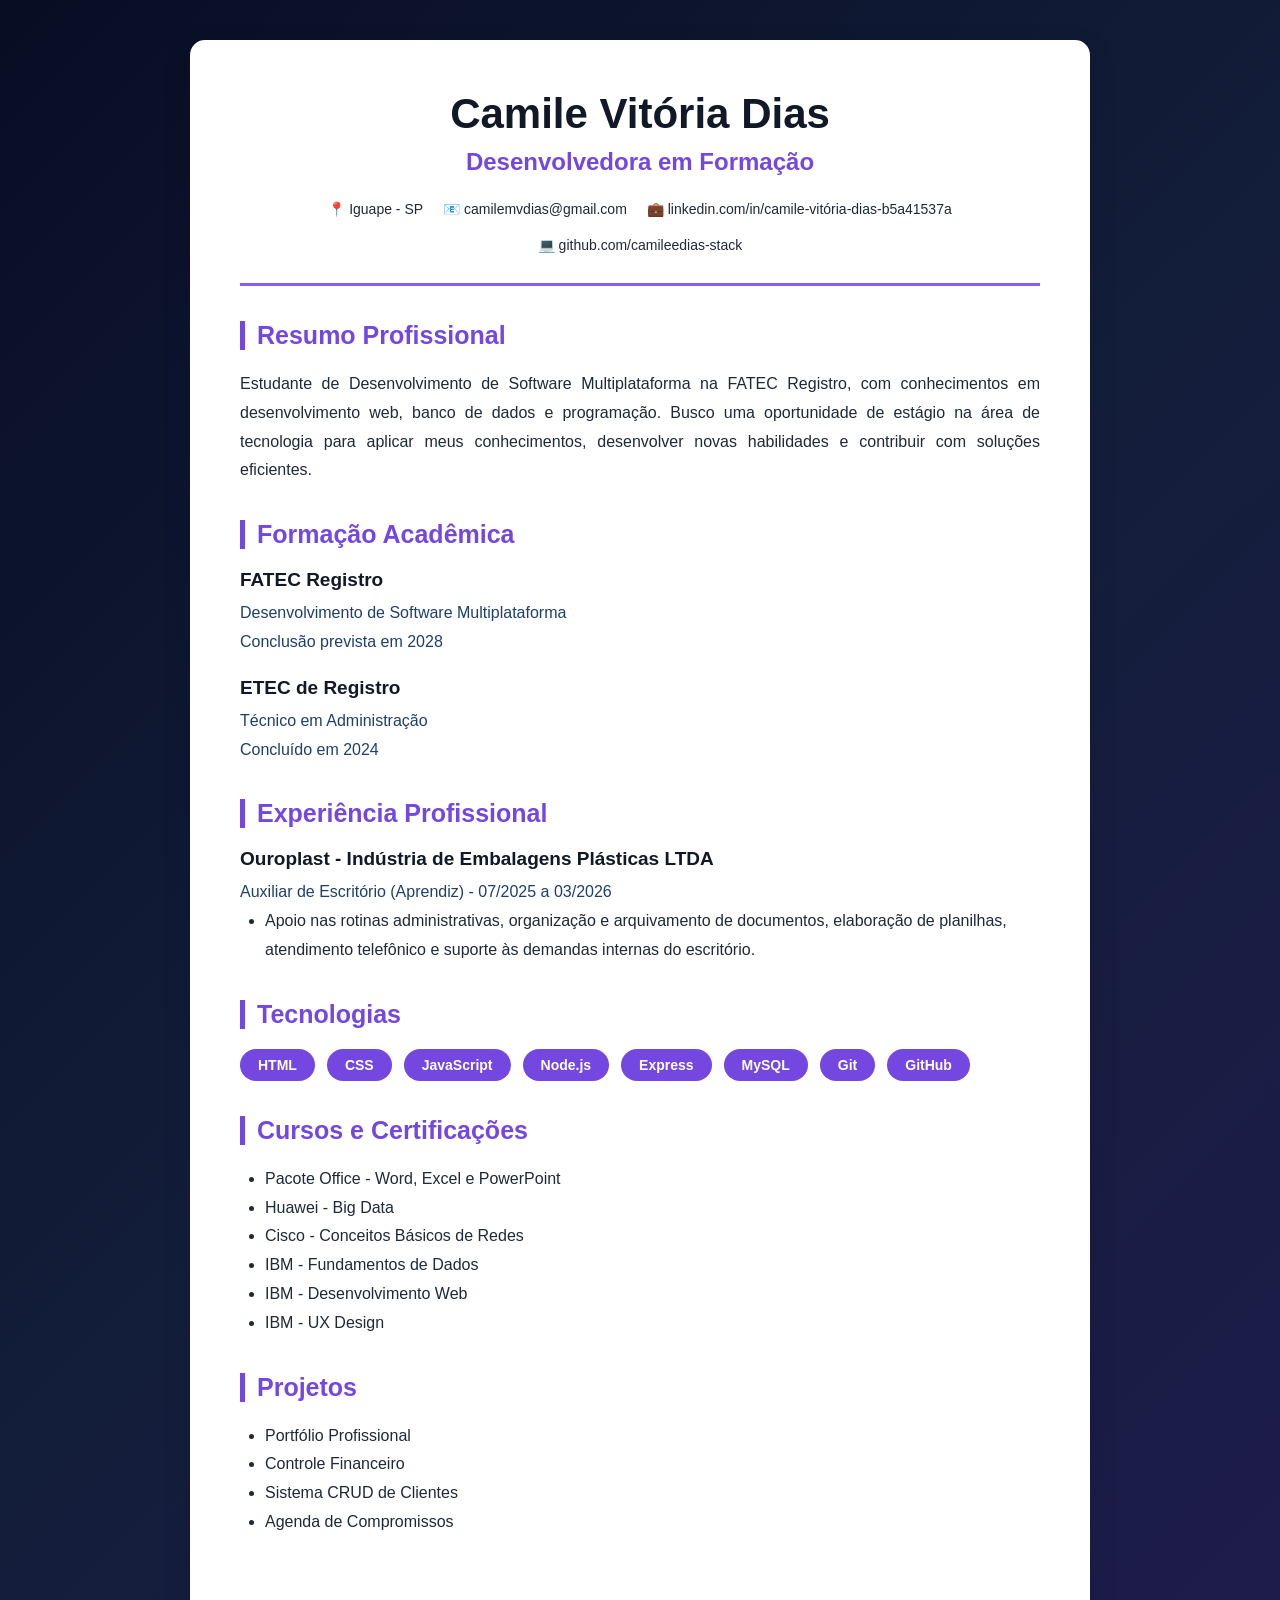
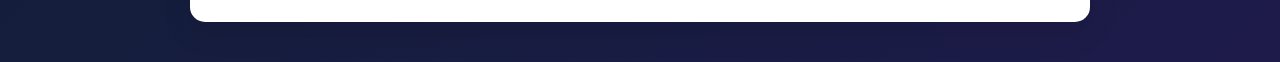
<file: curriculo.html>
<!DOCTYPE html>
<html lang="pt-BR">

<head>

    <meta charset="UTF-8">
    <meta name="viewport" content="width=device-width, initial-scale=1.0">

    <title>Currículo | Camile Vitória Dias</title>

    <link rel="stylesheet" href="curriculo.css">

</head>


<body>


<div class="curriculo">


    <!-- CABEÇALHO -->

    <header class="cabecalho">


        <h1>
            Camile Vitória Dias
        </h1>


        <h2>
            Desenvolvedora em Formação
        </h2>


        <div class="contatos">

            <p>📍 Iguape - SP</p>

            <p>📧 camilemvdias@gmail.com</p>

            <p>💼 linkedin.com/in/camile-vitória-dias-b5a41537a</p>

            <p>💻 github.com/camileedias-stack</p>

        </div>


    </header>




    <!-- RESUMO -->

    <section>

        <h3>
            Resumo Profissional
        </h3>


        <p>

            Estudante de Desenvolvimento de Software Multiplataforma
            na FATEC Registro, com conhecimentos em desenvolvimento web,
            banco de dados e programação.

            Busco uma oportunidade de estágio na área de tecnologia
            para aplicar meus conhecimentos, desenvolver novas habilidades
            e contribuir com soluções eficientes.

        </p>


    </section>





    <!-- FORMAÇÃO -->

    <section>

        <h3>
            Formação Acadêmica
        </h3>


        <div class="item">


            <h4>
                FATEC Registro
            </h4>


            <p>
                Desenvolvimento de Software Multiplataforma
                <br>
                Conclusão prevista em 2028
            </p>


        </div>




        <div class="item">


            <h4>
                ETEC de Registro
            </h4>


            <p>
                Técnico em Administração
                <br>
                Concluído em 2024
            </p>


        </div>


    </section>






    <!-- EXPERIÊNCIA -->

    <section>


        <h3>
            Experiência Profissional
        </h3>



        <div class="item">


            <h4>
                Ouroplast - Indústria de Embalagens Plásticas LTDA
            </h4>


            <p>
                Auxiliar de Escritório (Aprendiz) - 07/2025 a 03/2026
            </p>


            <ul>

                <li>
                     Apoio nas rotinas administrativas, organização e arquivamento de
                     documentos, elaboração de planilhas, atendimento telefônico e suporte 
                     às demandas internas do escritório.

                </li>
            </ul>


        </div>


    </section>






    <!-- TECNOLOGIAS -->


    <section>


        <h3>
            Tecnologias
        </h3>


        <div class="habilidades">


            <span>HTML</span>

            <span>CSS</span>

            <span>JavaScript</span>

            <span>Node.js</span>

            <span>Express</span>

            <span>MySQL</span>

            <span>Git</span>

            <span>GitHub</span>


        </div>


    </section>






    <!-- CURSOS -->


    <section>


        <h3>
            Cursos e Certificações
        </h3>


        <ul>

             <li>
                Pacote Office - Word, Excel e PowerPoint
            </li>

             <li>
                Huawei - Big Data
            </li>


            <li>
                Cisco - Conceitos Básicos de Redes
            </li>


            <li>
                IBM - Fundamentos de Dados
            </li>


            <li>
                IBM - Desenvolvimento Web
            </li>


            <li>
                IBM - UX Design
            </li>


        </ul>


    </section>






    <!-- PROJETOS -->


    <section>


        <h3>
            Projetos
        </h3>


        <ul>


            <li>
                Portfólio Profissional
            </li>


            <li>
                Controle Financeiro
            </li>


            <li>
                Sistema CRUD de Clientes
            </li>


            <li>
                Agenda de Compromissos
            </li>


        </ul>


    </section>



</div>


</body>

</html>
</file>
<file: curriculo.css>
/* ============================= */
/* RESET */
/* ============================= */

*{
    margin:0;
    padding:0;
    box-sizing:border-box;
}


body{

    font-family:Arial, Helvetica, sans-serif;

    background:linear-gradient(135deg,#080d24,#131e3a,#1E1B4B);

    color:#1f2937;

    padding:40px;

}



/* ============================= */
/* CONTAINER DO CURRÍCULO */
/* ============================= */


.curriculo{

    max-width:900px;

    margin:auto;

    background:white;

    padding:50px;

    border-radius:15px;

    box-shadow:0 10px 30px rgba(0,0,0,0.1);

}




/* ============================= */
/* CABEÇALHO */
/* ============================= */


.cabecalho{

    text-align:center;

    border-bottom:3px solid #8B5CF6;;

    padding-bottom:30px;

    margin-bottom:35px;

}



.cabecalho h1{

    font-size:42px;

    color:#111827;

}



.cabecalho h2{

    margin-top:10px;

    color:#7547e1;

    font-size:24px;

}




.contatos{

    display:flex;

    justify-content:center;

    flex-wrap:wrap;

    gap:20px;

    margin-top:25px;

    font-size:14px;

}



/* ============================= */
/* SEÇÕES */
/* ============================= */


section{

    margin-bottom:35px;

}



section h3{

    color:#7547e1;

    font-size:25px;

    border-left:5px solid #7547e1;

    padding-left:12px;

    margin-bottom:20px;

}



section p{

    line-height:1.8;

    text-align:justify;

}





/* ============================= */
/* EXPERIÊNCIA E FORMAÇÃO */
/* ============================= */


.item{

    margin-bottom:20px;

}



.item h4{

    font-size:19px;

    color:#111827;

    margin-bottom:8px;

}



.item p{

    color:#0b2f61eb;
}



ul{

    margin-left:25px;

    line-height:1.8;

}



/* ============================= */
/* TECNOLOGIAS */
/* ============================= */


.habilidades{

    display:flex;

    flex-wrap:wrap;

    gap:12px;

}



.habilidades span{

    background:#7547e1;

    color:white;

    padding:8px 18px;

    border-radius:20px;

    font-size:14px;

    font-weight:bold;

}



/* ============================= */
/* RESPONSIVO */
/* ============================= */


@media(max-width:700px){


    body{

        padding:15px;

    }


    .curriculo{

        padding:30px;

    }


    .cabecalho h1{

        font-size:32px;

    }


    .cabecalho h2{

        font-size:20px;

    }


    .contatos{

        flex-direction:column;

    }


}
</file>
